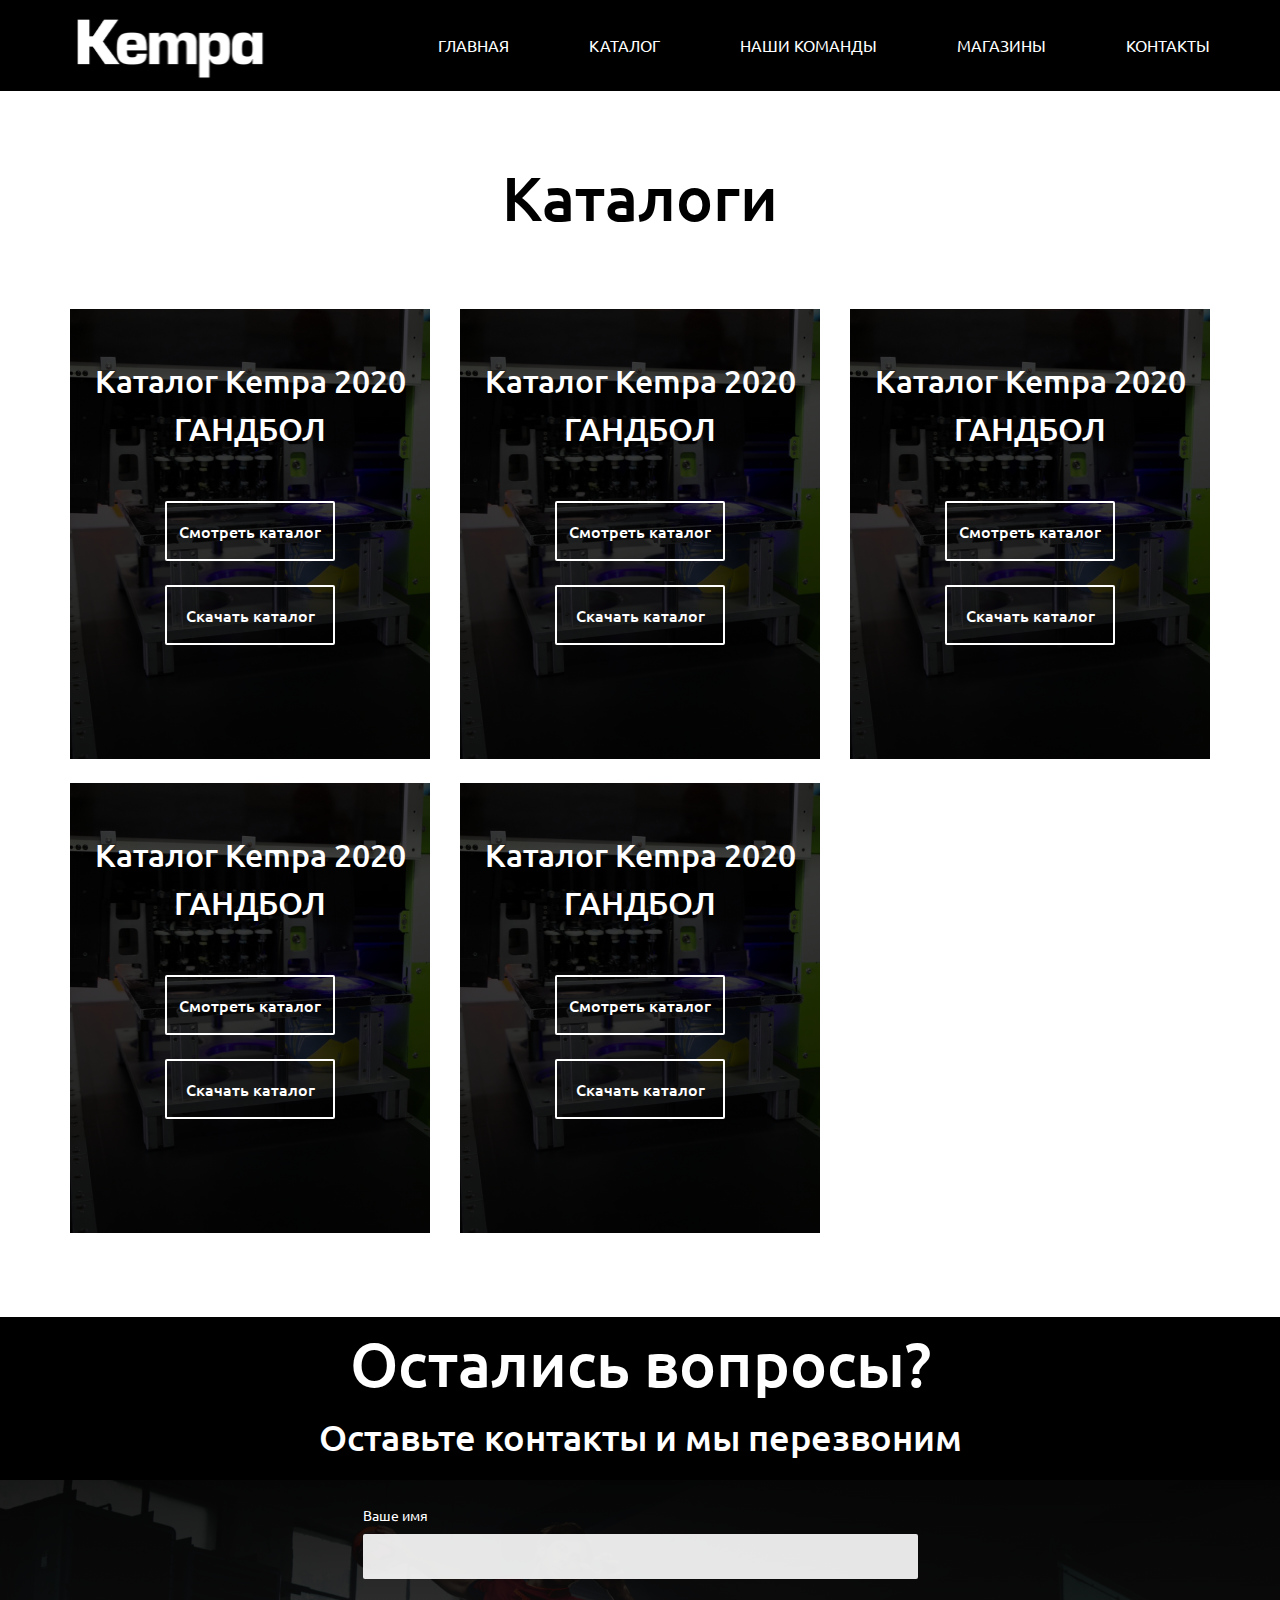
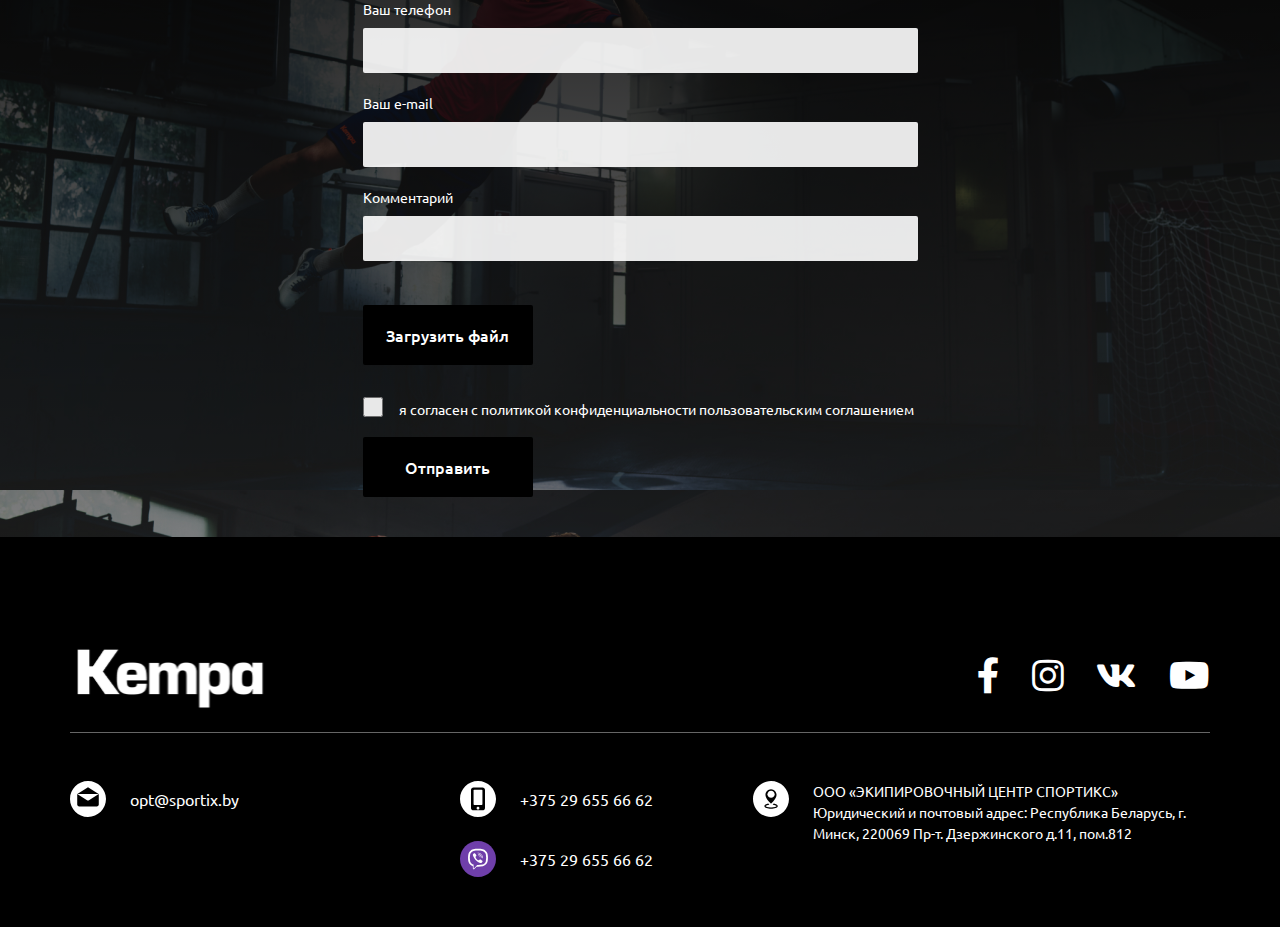
<file: catalog.html>
<!DOCTYPE html>
<html lang="en">
<head>
  <link rel="stylesheet" type="text/css" href="css/style.css">
  <meta charset="UTF-8">
  <meta name="viewport" content="width=device-width, initial-scale=1.0">
  <meta http-equiv="X-UA-Compatible" content="ie=edge">
  <title>new template</title>
</head>
<body>

  <header class="header">
    <div class="container">
      <div class="d-flex justify-content-between align-items-center">
        <div class="">
          <div class="logo">
            <a href="#">
              <img src="img/logo.svg" alt="">
            </a>
          </div>
        </div>
        <div class="">
          <div id="menuToggle" class="d-md-none">
            <input type="checkbox" />
            <span id="span1"></span>
            <span id="span2"></span>
            <span id="span3"></span>
          </div>
          <div class="main-nav">
            <a href="#">
              ГЛАВНАЯ
            </a>
            <a href="#">
              КАТАЛОГ
            </a>
            <a href="#">
              НАШИ КОМАНДЫ
            </a>
            <a href="#">
              МАГАЗИНЫ
            </a>
            <a href="#">
              КОНТАКТЫ
            </a>
          </div>
        </div>
      </div>
    </div>
  </header>

  <section>
    <div class="container">
      <div class="section-title">
        Каталоги
      </div>
      <div class="row">
        <div class="col-md-4 mb-4">
          <div class="item-box">
            <div class="category-box pt-5 pb-5" style="background-image: url('img/application.jpg')">
              <div class="category-box-bg"></div>
              <div class="category-box__name mb-5">
                Каталог Kempa 2020
                <p>
                  Гандбол
                </p>
              </div>

              <div class="text-center mb-4">
                <a href="#" class="btn btn-regular2">
                  Смотреть каталог
                </a>
              </div>

              <div class="text-center">
                <a href="#" class="btn btn-regular2">
                  Скачать каталог
                </a>
              </div>
            </div>
          </div>
        </div>
        <div class="col-md-4 mb-4">
          <div class="item-box">
            <div class="category-box pt-5 pb-5" style="background-image: url('img/application.jpg')">
              <div class="category-box-bg"></div>
              <div class="category-box__name mb-5">
                Каталог Kempa 2020
                <p>
                  Гандбол
                </p>
              </div>

              <div class="text-center mb-4">
                <a href="#" class="btn btn-regular2">
                  Смотреть каталог
                </a>
              </div>

              <div class="text-center">
                <a href="#" class="btn btn-regular2">
                  Скачать каталог
                </a>
              </div>
            </div>
          </div>
        </div>
        <div class="col-md-4 mb-4">
          <div class="item-box">
            <div class="category-box pt-5 pb-5" style="background-image: url('img/application.jpg')">
              <div class="category-box-bg"></div>
              <div class="category-box__name mb-5">
                Каталог Kempa 2020
                <p>
                  Гандбол
                </p>
              </div>

              <div class="text-center mb-4">
                <a href="#" class="btn btn-regular2">
                  Смотреть каталог
                </a>
              </div>

              <div class="text-center">
                <a href="#" class="btn btn-regular2">
                  Скачать каталог
                </a>
              </div>
            </div>
          </div>
        </div>
        <div class="col-md-4 mb-4">
          <div class="item-box">
            <div class="category-box pt-5 pb-5" style="background-image: url('img/application.jpg')">
              <div class="category-box-bg"></div>
              <div class="category-box__name mb-5">
                Каталог Kempa 2020
                <p>
                  Гандбол
                </p>
              </div>

              <div class="text-center mb-4">
                <a href="#" class="btn btn-regular2">
                  Смотреть каталог
                </a>
              </div>

              <div class="text-center">
                <a href="#" class="btn btn-regular2">
                  Скачать каталог
                </a>
              </div>
            </div>
          </div>
        </div>
        <div class="col-md-4 mb-4">
          <div class="item-box">
            <div class="category-box pt-5 pb-5" style="background-image: url('img/application.jpg')">
              <div class="category-box-bg"></div>
              <div class="category-box__name mb-5">
                Каталог Kempa 2020
                <p>
                  Гандбол
                </p>
              </div>

              <div class="text-center mb-4">
                <a href="#" class="btn btn-regular2">
                  Смотреть каталог
                </a>
              </div>

              <div class="text-center">
                <a href="#" class="btn btn-regular2">
                  Скачать каталог
                </a>
              </div>
            </div>
          </div>
        </div>
      </div>
    </div>
  </section>


    <div class="bg-black pb-3">
      <div class="container">
        <div class="section-title text-white mb-0">
          Остались вопросы?
          <p>
            Оставьте контакты и мы перезвоним
          </p>
        </div>
      </div>
    </div>
    <div class="section-form" style="background-image: url('img/form-bg.jpg')">
      <div class="section-form__bg"></div>
      <div class="container">
        <div class="row">
          <div class="col-md-6 m-auto">
            <form action="">
              Ваше имя
              <input type="text">

              Ваш телефон
              <input type="text">

              Ваш e-mail
              <input type="email">

              Комментарий
              <input type="text">

              <div class="mb-4 mt-4">
                <label class="uploadbutton m-0">
                  <div class="btn btn-regular">
                    Загрузить файл
                  </div>
                    <input type="file" name="attach4" value="" accept="application/msword, application/vnd.ms-excel, application/vnd.ms-powerpoint, text/plain, application/pdf">
                </label>
              </div>
              <div class="politic-chechbox d-flex align-items-center">
                <div class="mr-3">
                  <input type="checkbox" id="politic-chechbox">
                </div>
                <div>
                  <label for="politic-chechbox">
                    я согласен с политикой конфиденциальности пользовательским соглашением
                  </label>
                </div>
              </div>
              <button class="btn btn-regular">
                Отправить
              </button>
            </form>
          </div>
        </div>
      </div>
    </div>

    <footer class="footer">
      <div class="container">
        <div class="d-md-flex justify-content-between align-items-center mt-5">
          <div class="logo">
            <a href="#">
              <img src="img/logo.svg" alt="">
            </a>
          </div>
          <div class="soc-links">
            <a href="#">
              <i class="fab fa-facebook-f"></i>
            </a>
            <a href="#">
              <i class="fab fa-instagram"></i>
            </a>
            <a href="#">
              <i class="fab fa-vk"></i>
            </a>
            <a href="#">
              <i class="fab fa-youtube"></i>
            </a>
          </div>
        </div>
        <hr>
        <div>
          <div class="row mt-5">
            <div class="col-md-3 mb-4 mb-md-0">
              <div class="d-flex align-items-center">
                <div class="mr-4">
                  <img src="img/icon-mail.svg" alt="">
                </div>
                <div>
                  <a href="mailto:opt@sportix.by">opt@sportix.by</a>
                </div>
              </div>
            </div>
            <div class="col-md-5 mb-4 mb-md-0 order-1">
              <div class="d-flex">
                <div class="mr-4">
                  <img src="img/icon-user.svg" alt="">
                </div>
                <div>
                  ООО «ЭКИПИРОВОЧНЫЙ ЦЕНТР СПОРТИКС» Юридический и почтовый адрес: Республика Беларусь, г. Минск, 220069 Пр-т. Дзержинского д.11, пом.812
                </div>
              </div>
            </div>
            <div class="col-md-3 offset-md-1">
              <div class="d-flex align-items-center mb-4">
                <div class="mr-4">
                  <img src="img/icon-mobile.svg" alt="">
                </div>
                <div>
                  <a href="tel:+375296556662">+375 29 655 66 62</a>
                </div>
              </div>

              <div class="d-flex align-items-center mb-4 mb-md-0 ">
                <div class="mr-4">
                  <img src="img/icon-viber.svg" alt="">
                </div>
                <div>
                  <a href="tel:+375296556662">+375 29 655 66 62</a>
                </div>
              </div>
            </div>
          </div>
        </div>
      </div>
    </footer>


  <script src="js/jquery-3.1.1.min.js"></script>
  <script src="js/bootstrap.min.js"></script>
  <script src="js/jquery.fancybox.min.js"></script>
  <script src="js/app.js"></script>
</body>
</html>
</file>
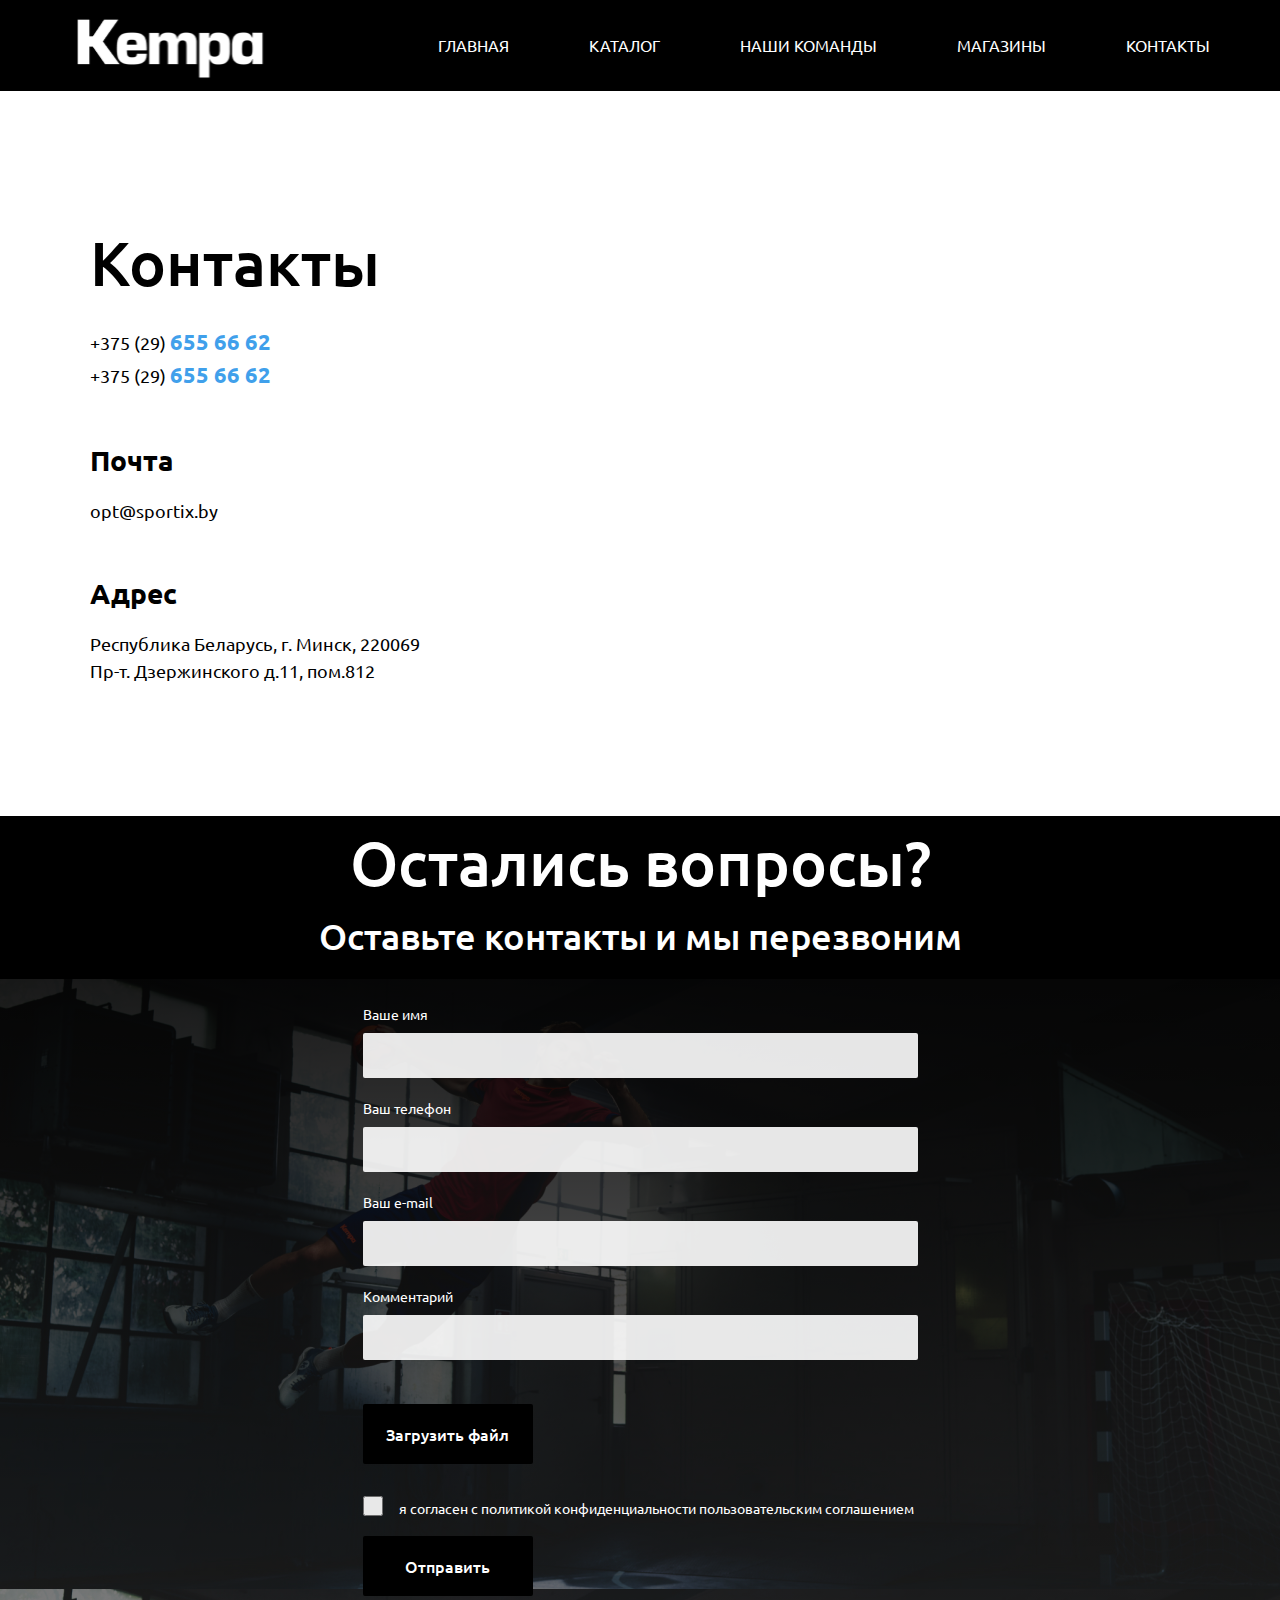
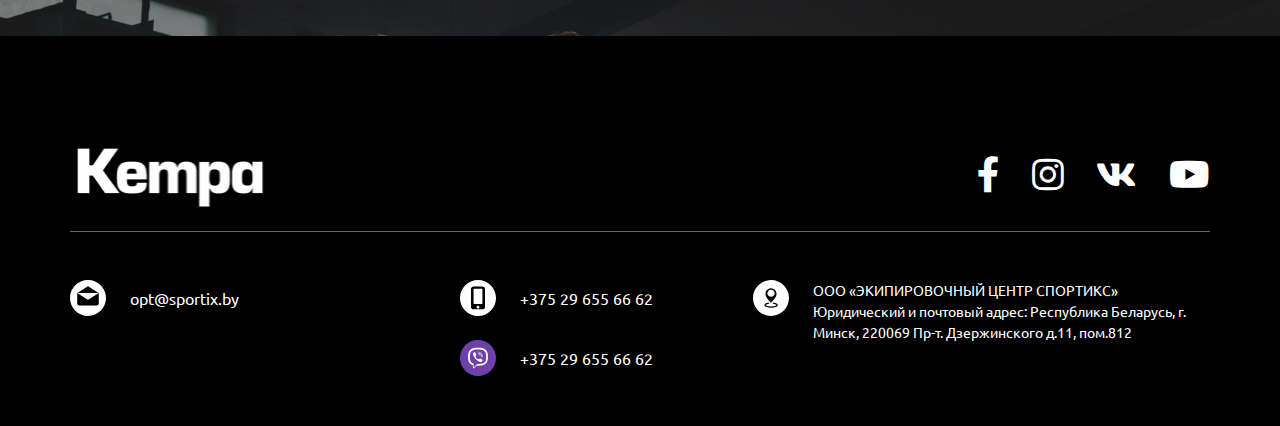
<file: contacts.html>
<!DOCTYPE html>
<html lang="en">
<head>
  <link rel="stylesheet" type="text/css" href="css/style.css">
  <meta charset="UTF-8">
  <meta name="viewport" content="width=device-width, initial-scale=1.0">
  <meta http-equiv="X-UA-Compatible" content="ie=edge">
  <title>new template</title>
</head>
<body>

  <header class="header">
    <div class="container">
      <div class="d-flex justify-content-between align-items-center">
        <div class="">
          <div class="logo">
            <a href="#">
              <img src="img/logo.svg" alt="">
            </a>
          </div>
        </div>
        <div class="">
          <div id="menuToggle" class="d-md-none">
            <input type="checkbox" />
            <span id="span1"></span>
            <span id="span2"></span>
            <span id="span3"></span>
          </div>
          <div class="main-nav">
            <a href="#">
              ГЛАВНАЯ
            </a>
            <a href="#">
              КАТАЛОГ
            </a>
            <a href="#">
              НАШИ КОМАНДЫ
            </a>
            <a href="#">
              МАГАЗИНЫ
            </a>
            <a href="#">
              КОНТАКТЫ
            </a>
          </div>
        </div>
      </div>
    </div>
  </header>

  <div class="contacts-outer">
    <div class="container p-relative">
      <div class="contacts-box">
        <div class="section-title mb-3 text-left">
          Контакты
        </div>
        <div class="mb-5">
          <a href="tel:+375296556662">
            +375 (29) <span>655 66 62</span>
          </a>
          <a href="tel:+375296556662">
            +375 (29) <span>655 66 62</span>
          </a>
        </div>
        <div class="contatcs-title mb-3">
          Почта
        </div>
        <div class=" mb-5">
          <a href="mailto:opt@sportix.by">
            opt@sportix.by
          </a>
        </div>
        <div class="contatcs-title mb-3">
          Адрес
        </div>
        <p>
          Республика Беларусь, г. Минск, 220069 <br>
          Пр-т. Дзержинского д.11, пом.812
        </p>
      </div>
    </div>
    <div class="map">
      <iframe src="https://yandex.ru/map-widget/v1/?um=constructor%3Aa7d13a6b211a7d2aaec08599a0b670e0c06ec51aa1717850e9679fd218592b4b&amp;source=constructor" width="100%" height="720" frameborder="0"></iframe>
    </div>
  </div>


    <div class="bg-black pb-3">
      <div class="container">
        <div class="section-title text-white mb-0">
          Остались вопросы?
          <p>
            Оставьте контакты и мы перезвоним
          </p>
        </div>
      </div>
    </div>
    <div class="section-form" style="background-image: url('img/form-bg.jpg')">
      <div class="section-form__bg"></div>
      <div class="container">
        <div class="row">
          <div class="col-md-6 m-auto">
            <form action="">
              Ваше имя
              <input type="text">

              Ваш телефон
              <input type="text">

              Ваш e-mail
              <input type="email">

              Комментарий
              <input type="text">

              <div class="mb-4 mt-4">
                <label class="uploadbutton m-0">
                  <div class="btn btn-regular">
                    Загрузить файл
                  </div>
                    <input type="file" name="attach4" value="" accept="application/msword, application/vnd.ms-excel, application/vnd.ms-powerpoint, text/plain, application/pdf">
                </label>
              </div>
              <div class="politic-chechbox d-flex align-items-center">
                <div class="mr-3">
                  <input type="checkbox" id="politic-chechbox">
                </div>
                <div>
                  <label for="politic-chechbox">
                    я согласен с политикой конфиденциальности пользовательским соглашением
                  </label>
                </div>
              </div>
              <button class="btn btn-regular">
                Отправить
              </button>
            </form>
          </div>
        </div>
      </div>
    </div>

    <footer class="footer">
      <div class="container">
        <div class="d-md-flex justify-content-between align-items-center mt-5">
          <div class="logo">
            <a href="#">
              <img src="img/logo.svg" alt="">
            </a>
          </div>
          <div class="soc-links">
            <a href="#">
              <i class="fab fa-facebook-f"></i>
            </a>
            <a href="#">
              <i class="fab fa-instagram"></i>
            </a>
            <a href="#">
              <i class="fab fa-vk"></i>
            </a>
            <a href="#">
              <i class="fab fa-youtube"></i>
            </a>
          </div>
        </div>
        <hr>
        <div>
          <div class="row mt-5">
            <div class="col-md-3 mb-4 mb-md-0">
              <div class="d-flex align-items-center">
                <div class="mr-4">
                  <img src="img/icon-mail.svg" alt="">
                </div>
                <div>
                  <a href="mailto:opt@sportix.by">opt@sportix.by</a>
                </div>
              </div>
            </div>
            <div class="col-md-5 mb-4 mb-md-0 order-1">
              <div class="d-flex">
                <div class="mr-4">
                  <img src="img/icon-user.svg" alt="">
                </div>
                <div>
                  ООО «ЭКИПИРОВОЧНЫЙ ЦЕНТР СПОРТИКС» Юридический и почтовый адрес: Республика Беларусь, г. Минск, 220069 Пр-т. Дзержинского д.11, пом.812
                </div>
              </div>
            </div>
            <div class="col-md-3 offset-md-1">
              <div class="d-flex align-items-center mb-4">
                <div class="mr-4">
                  <img src="img/icon-mobile.svg" alt="">
                </div>
                <div>
                  <a href="tel:+375296556662">+375 29 655 66 62</a>
                </div>
              </div>

              <div class="d-flex align-items-center mb-4 mb-md-0 ">
                <div class="mr-4">
                  <img src="img/icon-viber.svg" alt="">
                </div>
                <div>
                  <a href="tel:+375296556662">+375 29 655 66 62</a>
                </div>
              </div>
            </div>
          </div>
        </div>
      </div>
    </footer>


  <script src="js/jquery-3.1.1.min.js"></script>
  <script src="js/bootstrap.min.js"></script>
  <script src="js/jquery.fancybox.min.js"></script>
  <script src="js/app.js"></script>
</body>
</html>
</file>
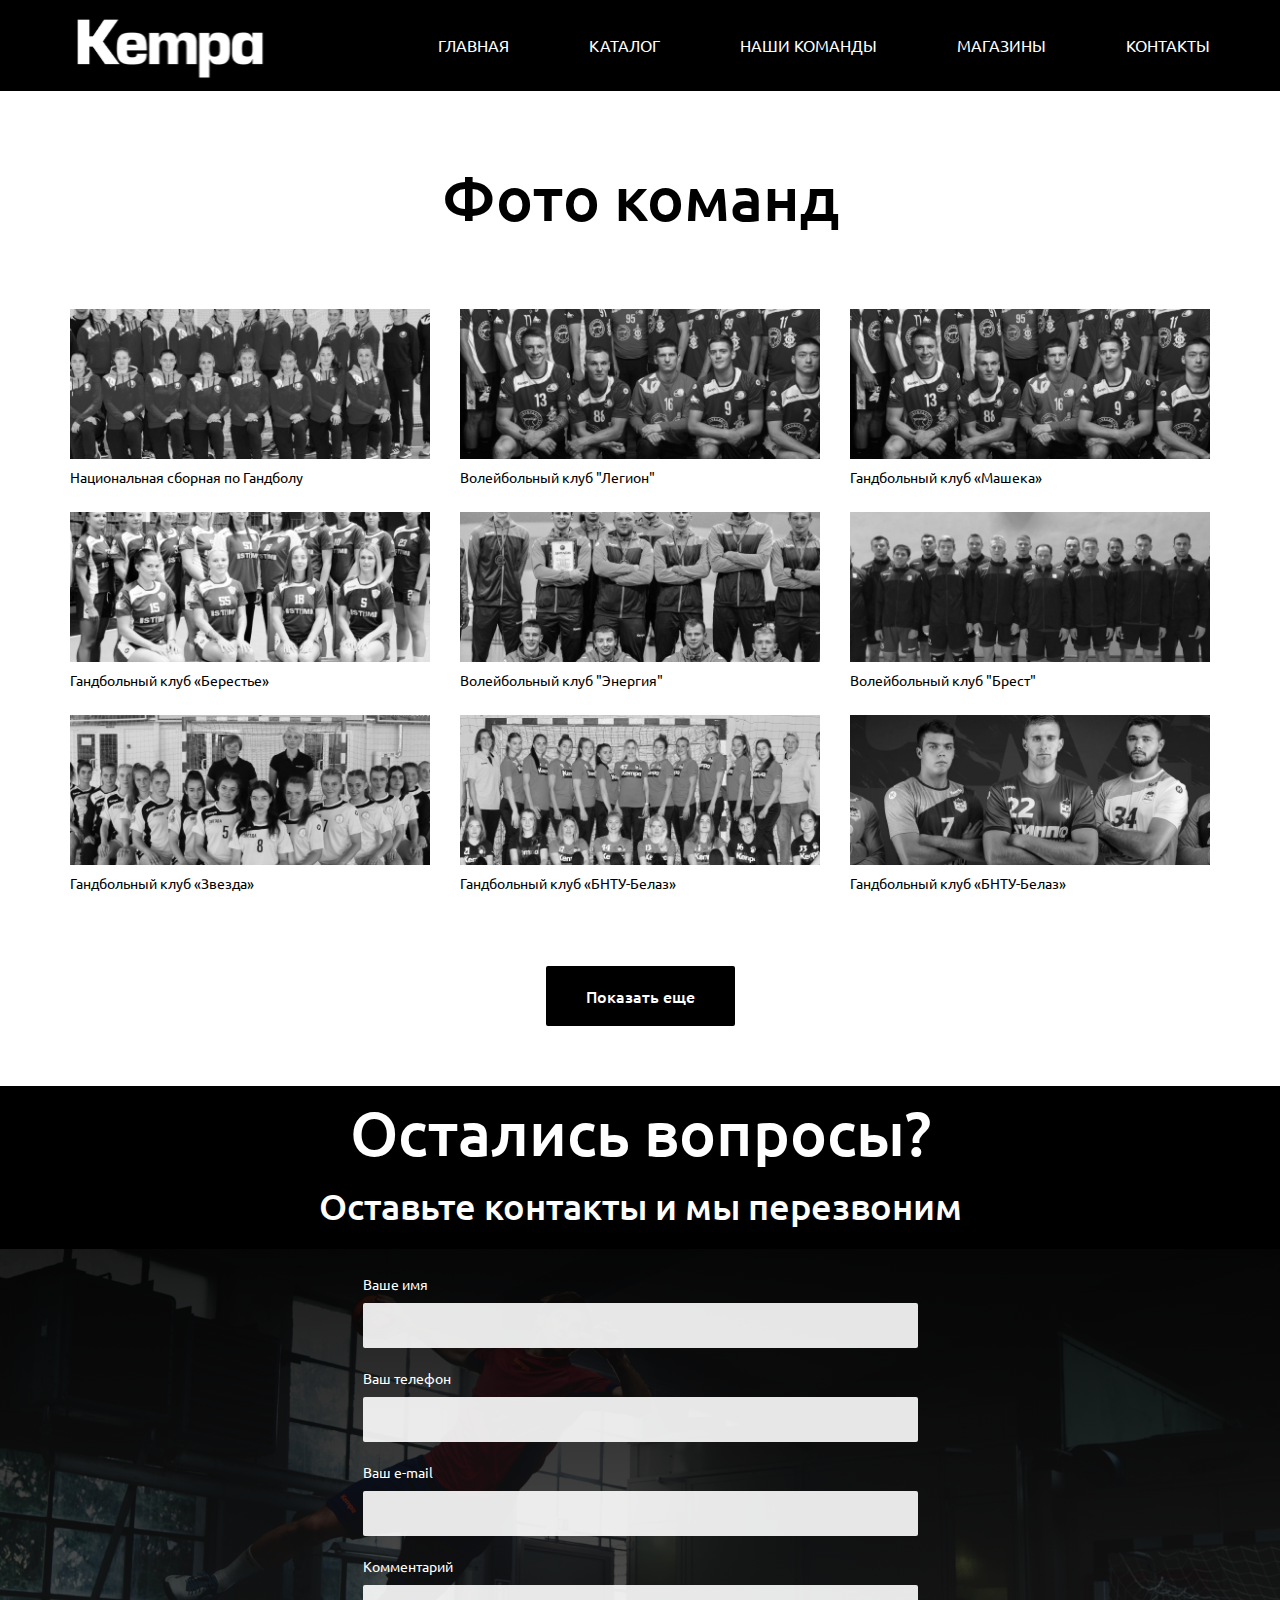
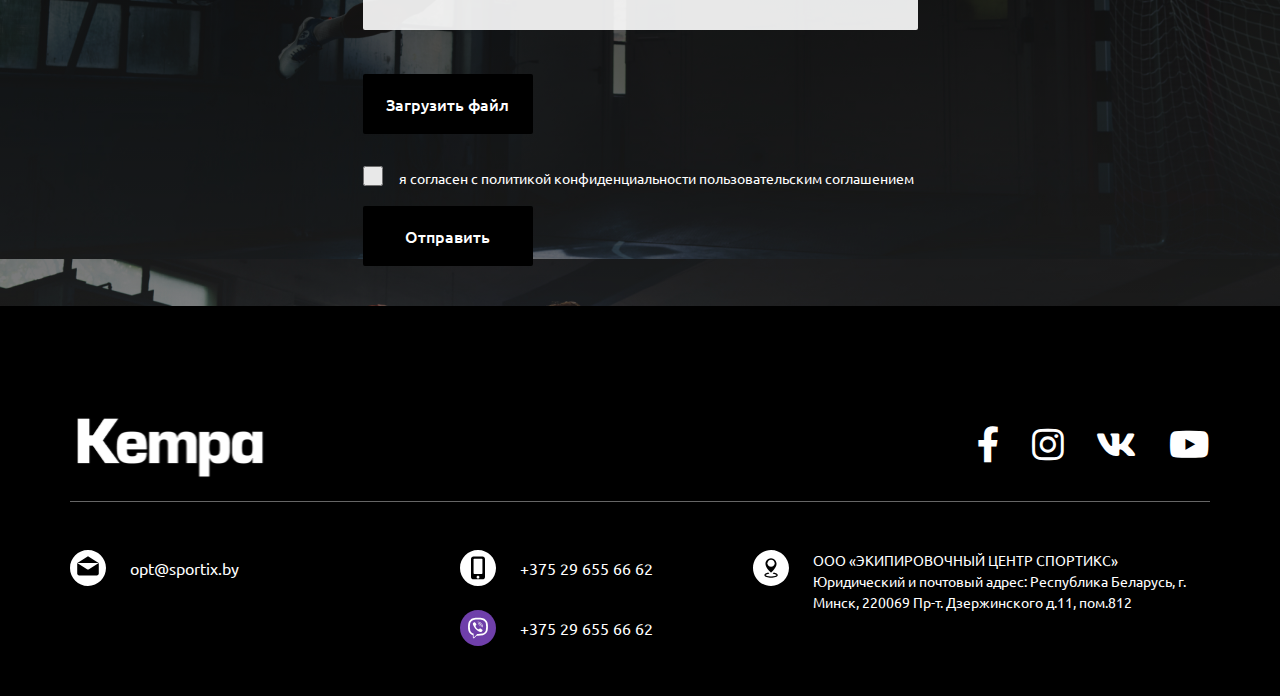
<file: gallery.html>
<!DOCTYPE html>
<html lang="en">
<head>
  <link rel="stylesheet" type="text/css" href="css/style.css">
  <meta charset="UTF-8">
  <meta name="viewport" content="width=device-width, initial-scale=1.0">
  <meta http-equiv="X-UA-Compatible" content="ie=edge">
  <title>new template</title>
</head>
<body>

  <header class="header">
    <div class="container">
      <div class="d-flex justify-content-between align-items-center">
        <div class="">
          <div class="logo">
            <a href="#">
              <img src="img/logo.svg" alt="">
            </a>
          </div>
        </div>
        <div class="">
          <div id="menuToggle" class="d-md-none">
            <input type="checkbox" />
            <span id="span1"></span>
            <span id="span2"></span>
            <span id="span3"></span>
          </div>
          <div class="main-nav">
            <a href="#">
              ГЛАВНАЯ
            </a>
            <a href="#">
              КАТАЛОГ
            </a>
            <a href="#">
              НАШИ КОМАНДЫ
            </a>
            <a href="#">
              МАГАЗИНЫ
            </a>
            <a href="#">
              КОНТАКТЫ
            </a>
          </div>
        </div>
      </div>
    </div>
  </header>

  <section>
    <div class="container">
      <div class="section-title">
        Фото команд
      </div>

      <div class="row command-photo">
        <div class="col-4 col-md-4 mb-md-4">
            <a data-fancybox="images" href="img/team1.jpg" data-caption="Национальная сборная по Гандболу">
              <img class="img-fluid" src="img/team1.jpg">
            </a>
          <div class="text-black mt-2">
            Национальная сборная по Гандболу
          </div>
        </div>

        <div class="col-4 col-md-4 mb-md-4">
            <a data-fancybox="images" href="img/team2.jpg" data-caption="Волейбольный клуб "Легион"">
                <img class="img-fluid" src="img/team3.jpg">
            </a>
          <div class="text-black mt-2">
            Волейбольный клуб "Легион"
          </div>
        </div>

        <div class="col-4 col-md-4 mb-md-4">
            <a data-fancybox="images" href="img/team3.jpg" data-caption="Гандбольный клуб «Машека»">
                <img class="img-fluid" src="img/team3.jpg">
            </a>
          <div class="text-black mt-2">
            Гандбольный клуб «Машека»
          </div>
        </div>

        <div class="col-4 col-md-4 mb-md-4">
            <a data-fancybox="images" href="img/team4.jpg" data-caption="Гандбольный клуб «Берестье»">
                <img class="img-fluid" src="img/team4.jpg">
            </a>
          <div class="text-black mt-2">
            Гандбольный клуб «Берестье»
          </div>
        </div>

        <div class="col-4 col-md-4 mb-md-4">
            <a data-fancybox="images" href="img/team5.jpg" data-caption="Волейбольный клуб "Энергия"">
                <img class="img-fluid" src="img/team5.jpg">
            </a>
          <div class="text-black mt-2">
            Волейбольный клуб "Энергия"
          </div>
        </div>

        <div class="col-4 col-md-4 mb-md-4">
            <a data-fancybox="images" href="img/team6.jpg" data-caption="Волейбольный клуб "Брест"">
                <img class="img-fluid" src="img/team6.jpg">
            </a>
          <div class="text-black mt-2">
             Волейбольный клуб "Брест"
          </div>
        </div>

        <div class="col-4 col-md-4 mb-md-4">
            <a data-fancybox="images" href="img/team7.jpg" data-caption="Гандбольный клуб «Звезда»">
                <img class="img-fluid" src="img/team7.jpg">
            </a>
          <div class="text-black mt-2">
            Гандбольный клуб «Звезда»
          </div>
        </div>

        <div class="col-4 col-md-4 mb-md-4">
            <a data-fancybox="images" href="img/team8.jpg" data-caption="Гандбольный клуб «БНТУ-Белаз»">
                <img class="img-fluid" src="img/team8.jpg">
            </a>
          <div class="text-black mt-2">
            Гандбольный клуб «БНТУ-Белаз»
          </div>
        </div>
        <div class="col-4 col-md-4 mb-md-4">
            <a data-fancybox="images" href="img/team9.jpg" data-caption="Гандбольный клуб «БНТУ-Белаз»">
                <img class="img-fluid" src="img/team9.jpg">
            </a>
          <div class="text-black mt-2">
            Гандбольный клуб «БНТУ-Белаз»
          </div>
        </div>
      </div>

      <div class="text-center mt-5">
        <button class="btn btn-regular">
          Показать еще
        </button>
      </div>
    </div>
  </section>


    <div class="bg-black pb-3">
      <div class="container">
        <div class="section-title text-white mb-0">
          Остались вопросы?
          <p>
            Оставьте контакты и мы перезвоним
          </p>
        </div>
      </div>
    </div>
    <div class="section-form" style="background-image: url('img/form-bg.jpg')">
      <div class="section-form__bg"></div>
      <div class="container">
        <div class="row">
          <div class="col-md-6 m-auto">
            <form action="">
              Ваше имя
              <input type="text">

              Ваш телефон
              <input type="text">

              Ваш e-mail
              <input type="email">

              Комментарий
              <input type="text">

              <div class="mb-4 mt-4">
                <label class="uploadbutton m-0">
                  <div class="btn btn-regular">
                    Загрузить файл
                  </div>
                    <input type="file" name="attach4" value="" accept="application/msword, application/vnd.ms-excel, application/vnd.ms-powerpoint, text/plain, application/pdf">
                </label>
              </div>
              <div class="politic-chechbox d-flex align-items-center">
                <div class="mr-3">
                  <input type="checkbox" id="politic-chechbox">
                </div>
                <div>
                  <label for="politic-chechbox">
                    я согласен с политикой конфиденциальности пользовательским соглашением
                  </label>
                </div>
              </div>
              <button class="btn btn-regular">
                Отправить
              </button>
            </form>
          </div>
        </div>
      </div>
    </div>

    <footer class="footer">
      <div class="container">
        <div class="d-md-flex justify-content-between align-items-center mt-5">
          <div class="logo">
            <a href="#">
              <img src="img/logo.svg" alt="">
            </a>
          </div>
          <div class="soc-links">
            <a href="#">
              <i class="fab fa-facebook-f"></i>
            </a>
            <a href="#">
              <i class="fab fa-instagram"></i>
            </a>
            <a href="#">
              <i class="fab fa-vk"></i>
            </a>
            <a href="#">
              <i class="fab fa-youtube"></i>
            </a>
          </div>
        </div>
        <hr>
        <div>
          <div class="row mt-5">
            <div class="col-md-3 mb-4 mb-md-0">
              <div class="d-flex align-items-center">
                <div class="mr-4">
                  <img src="img/icon-mail.svg" alt="">
                </div>
                <div>
                  <a href="mailto:opt@sportix.by">opt@sportix.by</a>
                </div>
              </div>
            </div>
            <div class="col-md-5 mb-4 mb-md-0 order-1">
              <div class="d-flex">
                <div class="mr-4">
                  <img src="img/icon-user.svg" alt="">
                </div>
                <div>
                  ООО «ЭКИПИРОВОЧНЫЙ ЦЕНТР СПОРТИКС» Юридический и почтовый адрес: Республика Беларусь, г. Минск, 220069 Пр-т. Дзержинского д.11, пом.812
                </div>
              </div>
            </div>
            <div class="col-md-3 offset-md-1">
              <div class="d-flex align-items-center mb-4">
                <div class="mr-4">
                  <img src="img/icon-mobile.svg" alt="">
                </div>
                <div>
                  <a href="tel:+375296556662">+375 29 655 66 62</a>
                </div>
              </div>

              <div class="d-flex align-items-center mb-4 mb-md-0 ">
                <div class="mr-4">
                  <img src="img/icon-viber.svg" alt="">
                </div>
                <div>
                  <a href="tel:+375296556662">+375 29 655 66 62</a>
                </div>
              </div>
            </div>
          </div>
        </div>
      </div>
    </footer>


  <script src="js/jquery-3.1.1.min.js"></script>
  <script src="js/bootstrap.min.js"></script>
  <script src="js/jquery.fancybox.min.js"></script>
  <script src="js/app.js"></script>
</body>
</html>
</file>
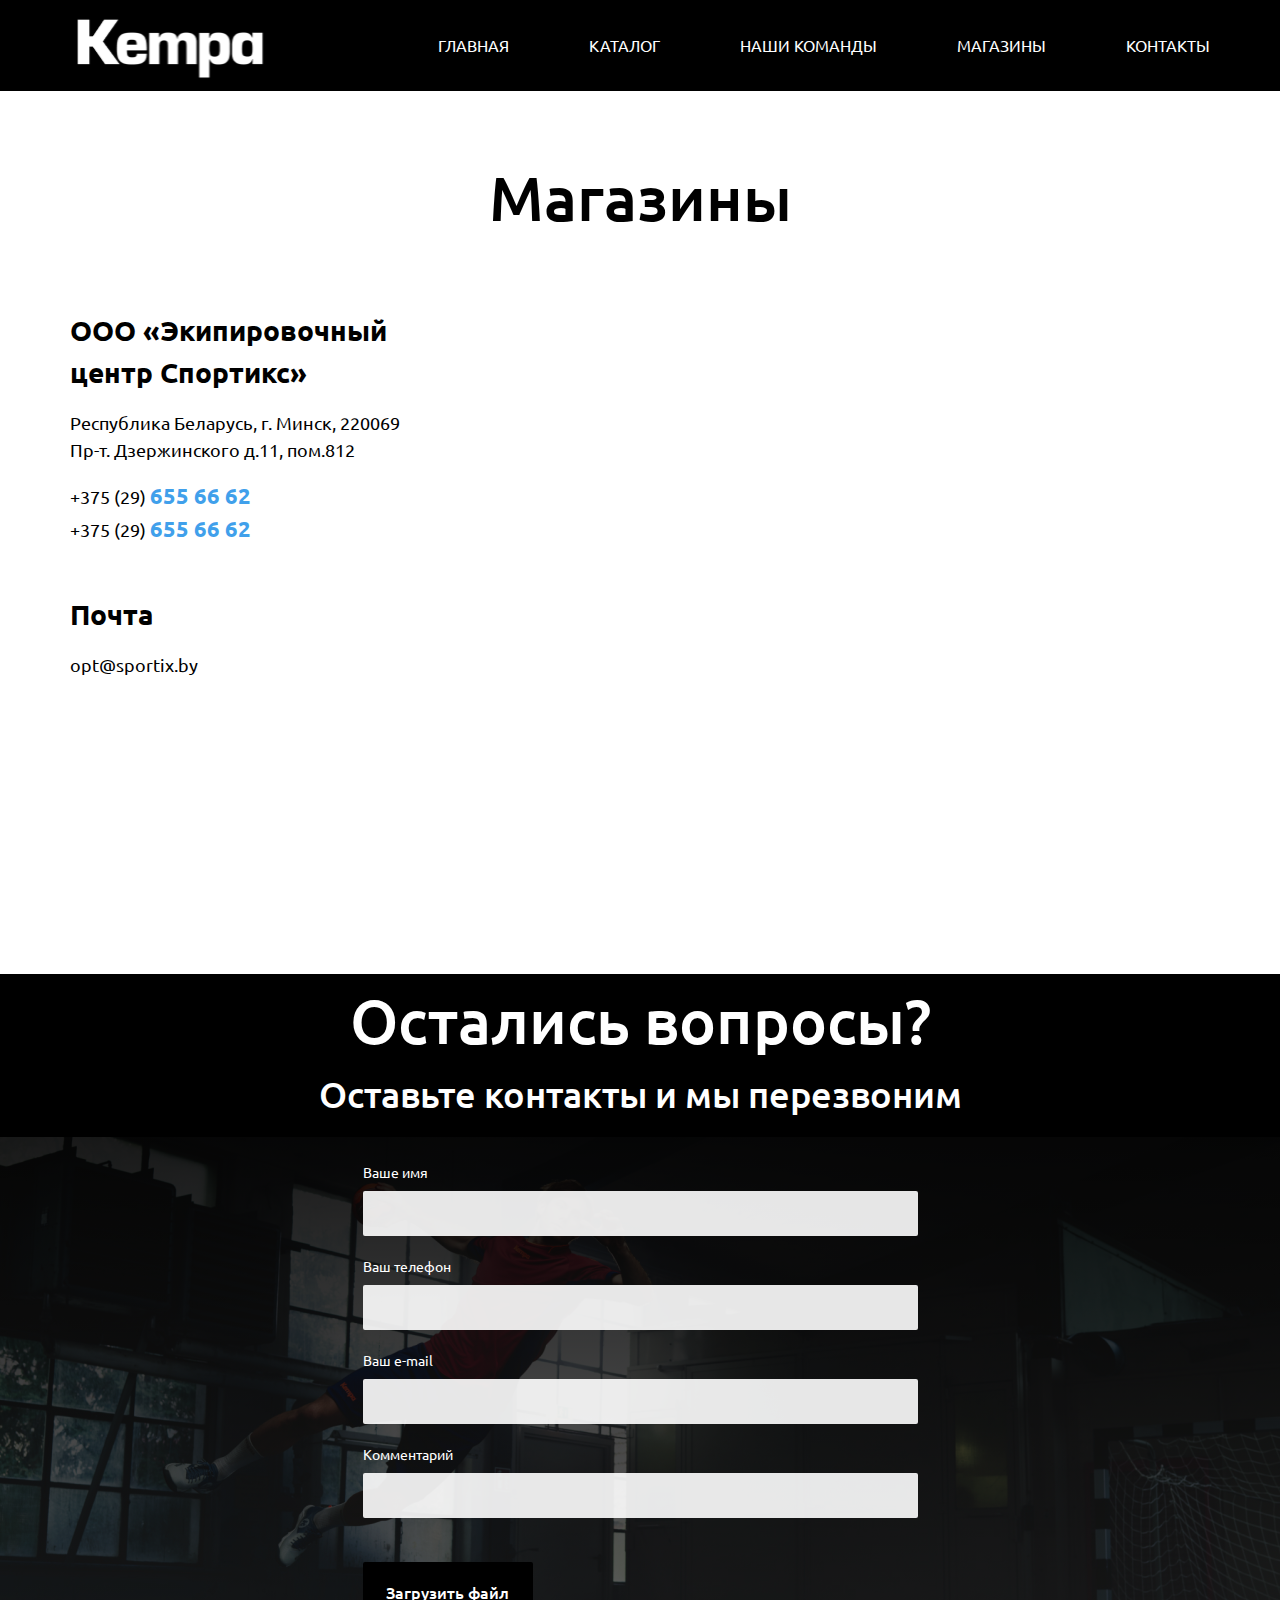
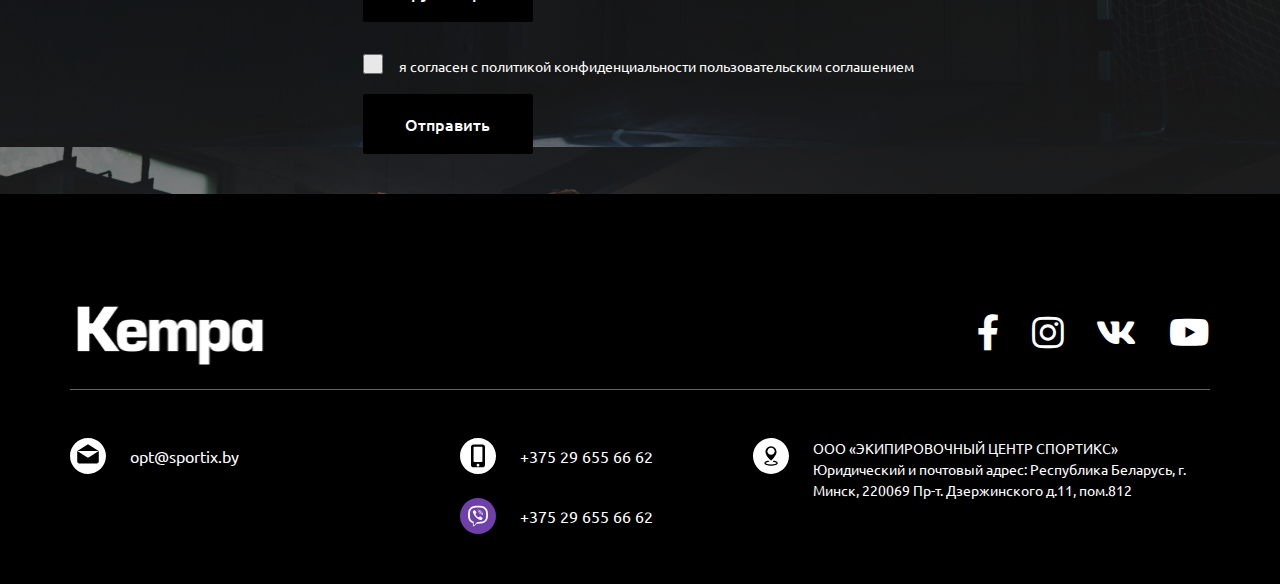
<file: shop.html>
<!DOCTYPE html>
<html lang="en">
<head>
  <link rel="stylesheet" type="text/css" href="css/style.css">
  <meta charset="UTF-8">
  <meta name="viewport" content="width=device-width, initial-scale=1.0">
  <meta http-equiv="X-UA-Compatible" content="ie=edge">
  <title>new template</title>
</head>
<body>

  <header class="header">
    <div class="container">
      <div class="d-flex justify-content-between align-items-center">
        <div class="">
          <div class="logo">
            <a href="#">
              <img src="img/logo.svg" alt="">
            </a>
          </div>
        </div>
        <div class="">
          <div id="menuToggle" class="d-md-none">
            <input type="checkbox" />
            <span id="span1"></span>
            <span id="span2"></span>
            <span id="span3"></span>
          </div>
          <div class="main-nav">
            <a href="#">
              ГЛАВНАЯ
            </a>
            <a href="#">
              КАТАЛОГ
            </a>
            <a href="#">
              НАШИ КОМАНДЫ
            </a>
            <a href="#">
              МАГАЗИНЫ
            </a>
            <a href="#">
              КОНТАКТЫ
            </a>
          </div>
        </div>
      </div>
    </div>
  </header>

  <section class="contacts-outer">
    <div class="container">
      <div class="section-title">
        Магазины
      </div>
      <div class="row">
        <div class="col-md-4">
          <div class="contacts-box p-relative p-0 top-0 mw-100">
            <div class="contatcs-title mb-3">
              ООО «Экипировочный центр Спортикс»
            </div>
            <p>
              Республика Беларусь, г. Минск, 220069 <br>
              Пр-т. Дзержинского д.11, пом.812
            </p>
            <div class="mb-5">
              <a href="tel:+375296556662">
                +375 (29) <span>655 66 62</span>
              </a>
              <a href="tel:+375296556662">
                +375 (29) <span>655 66 62</span>
              </a>
            </div>
            <div class="contatcs-title mb-3">
              Почта
            </div>
            <div class=" mb-5">
              <a href="mailto:opt@sportix.by">
                opt@sportix.by
              </a>
            </div>

          </div>
        </div>
        <div class="col-md-8">
            <div class="map">
              <iframe src="https://yandex.ru/map-widget/v1/?um=constructor%3Aa7d13a6b211a7d2aaec08599a0b670e0c06ec51aa1717850e9679fd218592b4b&amp;source=constructor" width="100%" height="600" frameborder="0"></iframe>
            </div>
        </div>
      </div>
    </div>
    <div class="map">

    </div>
  </section>


    <div class="bg-black pb-3">
      <div class="container">
        <div class="section-title text-white mb-0">
          Остались вопросы?
          <p>
            Оставьте контакты и мы перезвоним
          </p>
        </div>
      </div>
    </div>
    <div class="section-form" style="background-image: url('img/form-bg.jpg')">
      <div class="section-form__bg"></div>
      <div class="container">
        <div class="row">
          <div class="col-md-6 m-auto">
            <form action="">
              Ваше имя
              <input type="text">

              Ваш телефон
              <input type="text">

              Ваш e-mail
              <input type="email">

              Комментарий
              <input type="text">

              <div class="mb-4 mt-4">
                <label class="uploadbutton m-0">
                  <div class="btn btn-regular">
                    Загрузить файл
                  </div>
                    <input type="file" name="attach4" value="" accept="application/msword, application/vnd.ms-excel, application/vnd.ms-powerpoint, text/plain, application/pdf">
                </label>
              </div>
              <div class="politic-chechbox d-flex align-items-center">
                <div class="mr-3">
                  <input type="checkbox" id="politic-chechbox">
                </div>
                <div>
                  <label for="politic-chechbox">
                    я согласен с политикой конфиденциальности пользовательским соглашением
                  </label>
                </div>
              </div>
              <button class="btn btn-regular">
                Отправить
              </button>
            </form>
          </div>
        </div>
      </div>
    </div>

    <footer class="footer">
      <div class="container">
        <div class="d-md-flex justify-content-between align-items-center mt-5">
          <div class="logo">
            <a href="#">
              <img src="img/logo.svg" alt="">
            </a>
          </div>
          <div class="soc-links">
            <a href="#">
              <i class="fab fa-facebook-f"></i>
            </a>
            <a href="#">
              <i class="fab fa-instagram"></i>
            </a>
            <a href="#">
              <i class="fab fa-vk"></i>
            </a>
            <a href="#">
              <i class="fab fa-youtube"></i>
            </a>
          </div>
        </div>
        <hr>
        <div>
          <div class="row mt-5">
            <div class="col-md-3 mb-4 mb-md-0">
              <div class="d-flex align-items-center">
                <div class="mr-4">
                  <img src="img/icon-mail.svg" alt="">
                </div>
                <div>
                  <a href="mailto:opt@sportix.by">opt@sportix.by</a>
                </div>
              </div>
            </div>
            <div class="col-md-5 mb-4 mb-md-0 order-1">
              <div class="d-flex">
                <div class="mr-4">
                  <img src="img/icon-user.svg" alt="">
                </div>
                <div>
                  ООО «ЭКИПИРОВОЧНЫЙ ЦЕНТР СПОРТИКС» Юридический и почтовый адрес: Республика Беларусь, г. Минск, 220069 Пр-т. Дзержинского д.11, пом.812
                </div>
              </div>
            </div>
            <div class="col-md-3 offset-md-1">
              <div class="d-flex align-items-center mb-4">
                <div class="mr-4">
                  <img src="img/icon-mobile.svg" alt="">
                </div>
                <div>
                  <a href="tel:+375296556662">+375 29 655 66 62</a>
                </div>
              </div>

              <div class="d-flex align-items-center mb-4 mb-md-0 ">
                <div class="mr-4">
                  <img src="img/icon-viber.svg" alt="">
                </div>
                <div>
                  <a href="tel:+375296556662">+375 29 655 66 62</a>
                </div>
              </div>
            </div>
          </div>
        </div>
      </div>
    </footer>


  <script src="js/jquery-3.1.1.min.js"></script>
  <script src="js/bootstrap.min.js"></script>
  <script src="js/jquery.fancybox.min.js"></script>
  <script src="js/app.js"></script>
</body>
</html>
</file>
<file: css/style.css>
@import "normalize.css";
@import "bootstrap.min.css";
@import "jquery.fancybox.min.css";
@import "all.min.css";
@import url('https://fonts.googleapis.com/css2?family=Ubuntu:wght@400;500&display=swap');

body{
  font-family: 'Ubuntu', sans-serif;
  font-size: 14px;
  color: #fff;
}
img{
  max-width: 100%;
}
input,
button,
button:focus{
  outline: none;
  box-shadow: none !important;
}
section{
  padding: 60px 0;
}
a:hover{
  text-decoration: none;
}
.header{
  background-color: #000;
  padding: 5px 0;
}
.main-nav{
  text-align: right;
}
.main-nav a{
  font-size: 16px;
  color: #fff;
  margin-left: 77px;
  position: relative;
  padding-bottom: 2px;
  display: inline-block;
}
.main-nav a:before{
  content: "";
  position: absolute;
  width: 0px;
  height: 2px;
  background-color: #fff;
  bottom: 0;
  left: 0;
  transition: all .5s ease;
}
.main-nav a:hover:before{
  width: 100%;
}
.banner{
  position: relative;
  background-repeat: no-repeat;
  background-position: center;
  background-size: cover;
  padding-top: 96px;
  height: calc(100vh - 85px);
  overflow: hidden;
}
.banner-box{
  position: relative;
}
.fullscreen-video-wrap {
    position: absolute;
    left: 0;
    right: 0;
    bottom: 0;
    margin: auto;
    width: 100%;
    height: 100%;
}

.fullscreen-video-wrap video {
    min-width: 100%;
    outline: none;
}
.banner-title{
  font-weight: 500;
  font-size: 72px;
  margin-bottom: 70px;
}
.btn-regular{
  font-weight: 500;
  font-size: 16px;
  background: #000;
  border-radius: 2px;
  padding: 16px 38px;
  color: #fff;
  border: 2px solid #000;
  transition: all .5s ease;
}
.btn-regular:hover{
  border: 2px solid #fff;
  color: #fff;
}
.section-title{
  font-weight: 500;
  font-size: 62px;
  color: #000;
  text-align: center;
  margin-bottom: 65px;
}
.section-title p{
  font-size: 36px;
  margin-bottom: 0;
}
.bg-black{
  background-color: #000;
}
.advantages-box{
  font-size: 20px;
  font-weight: 500;
  text-align: left;
}
.advantages-box img{
  max-width: 70px;
}
.partners-box{
  width: 25%;
  text-align: center;
  padding: 50px 0;
  border-right: 1px solid #000;
  border-bottom: 1px solid #000;
}
.partners-box:nth-child(4n+0) {
  border-right: none;
}
.partners-box:nth-child(1n+5) {
  border-bottom: none;
}
.text-black{
  color: #000;
}
figcaption {
  display: none;
}
.section-form{
  padding: 25px 0 40px 0;
  position: relative;
}
.section-form .section-form__bg{
  background: -webkit-linear-gradient(rgba(0, 0, 0, 0.9) 0%, rgba(0, 0, 0, 0.5) 100%);
  background: -o-linear-gradient(rgba(0, 0, 0, 0.9) 0%, rgba(0, 0, 0, 0.5) 100%);
  background: linear-gradient(rgba(0, 0, 0, 0.9) 0%, rgba(0, 0, 0, 0.5) 100%);
  position: absolute;
  width: 100%;
  height: 100%;
  left: 0;
  top: 0;
}

.section-form input{
  background: #FFFFFF;
  opacity: 0.9;
  border-radius: 2px;
  width: 100%;
  border: none;
  padding: 12px;
  margin-bottom: 20px;
  margin-top: 8px;
}
.footer a{
  color: #fff;
  text-decoration: none;
  transition: all .5s ease;
  font-size: 16px;
}
.footer a:hover{
  color: #ccc;
}
.soc-links a {
  color: #fff;
  margin-left: 28px;
  transition: all .5s ease;
}
.soc-links a i{
  font-size: 36px;
}
.soc-links a:hover{
  color: #ccc;
}
.footer{
  background-color: #000;
  padding: 50px 0;
}
.footer img{
  min-width: 36px;
}
.footer hr{
  border-top: 1px solid rgb(255 255 255 / 40%);
}
label.uploadbutton input {
    display: none;
}
.section-form .btn-regular{
  width: 170px;
  padding: 16px 0;
  text-align: center;
}
.politic-chechbox input{
  width: 20px;
  height: 20px;
  border: 2px solid #FFFFFF;
  border-radius: 2px;
}
.category-box{
  position: relative;
  height: 450px;
  transition: all .5s ease;
}
.category-box:hover{
  transform: scale(1.05);
}
.category-box-outer{
  overflow: hidden;
}
.category-box-bg{
  position: absolute;
  width: 100%;
  height: 100%;
  left: 0;
  top: 0;
  background: -webkit-linear-gradient(rgba(0, 0, 0, 0.7) 0%, rgba(0, 0, 0, 0.9) 100%);
  background: -o-linear-gradient(rgba(0, 0, 0, 0.7) 0%, rgba(0, 0, 0, 0.9) 100%);
  background: linear-gradient(rgba(0, 0, 0, 0.7) 0%, rgba(0, 0, 0, 0.9) 100%);
  transition: all .5s ease;
}
.category-box:hover .category-box-bg{
  opacity: .4;
}
.category-box__title{
  font-weight: 500;
  font-size: 42px;
  position: relative;
  color: #fff;
}
.category-box__name{
  font-weight: 500;
  font-size: 32px;
  text-align: center;
  position: relative;
}
.category-box__name p{
  text-transform: uppercase;
}
.category-box a{
  position: relative;
}
.btn-regular2{
  font-weight: 500;
  font-size: 16px;
  background: #000;
  border-radius: 2px;
  padding: 16px 12px;
  color: #fff;
  border: 2px solid #fff;
  transition: all .5s ease;
  background: none;
  width: 170px;
}
.btn-regular2:hover {
    border: 2px solid #fff;
    color: #000;
    background: #fff;
}
.contacts-outer{
  position: relative;
}
.contacts-box{
  position: absolute;
  top: 90px;
  left: 0;
  padding: 35px 65px 70px 35px;
  background: #fff;
  min-width: 570px;
}
.contacts-box a,
.contacts-box p{
  color: #000;
  font-size: 18px;
  display: block;
}
.contacts-box a span{
  color: #40A0EB;
  font-weight: bold;
  font-size: 22px;
}
.p-relative{
  position: relative;
}
.contatcs-title{
  font-weight: bold;
  font-size: 28px;
  color: #000;
}
#menuToggle {
  overflow: hidden;
  width: 100%;
  height: 100%;
  display: flex;
  flex-direction: column;
  justify-content: center;
  align-items: center;
}

#menuToggle input {
  display: flex;
  width: 60px;
  height: 60px;
  position: absolute;
  cursor: pointer;
  opacity: 0; /* hide input */
  z-index: 1; /* top of the menu */
}

#menuToggle span{
  width: 28px;
  height: 3px;
  margin-bottom: 6px;
  background: #fff;
  border-radius: 4px;
  -webkit-transition: all .3s cubic-bezier(.08,.81,.87,.71);
  -moz-transition: all .3s cubic-bezier(.08,.81,.87,.71);
  -ms-transition: all .3s cubic-bezier(.08,.81,.87,.71);
  -o-transition: all .3s cubic-bezier(.08,.81,.87,.71);
  transition: all .3s cubic-bezier(.08,.81,.87,.71);
}
#menuToggle span:last-of-type{
  margin-bottom: 0;
}
#span1 {
  transform-origin: 4px 0px;
}

#span3 {
  transform-origin: bottom right;
}

#menuToggle input:checked ~ #span1 {
  background-color: #fff;
  transform: rotate(45deg) translate(5px);
}
#menuToggle input:checked ~ #span2 {
  background-color: #fff;
  transform: rotate(495deg) translate(2px);
}
#menuToggle input:checked ~ #span3 {
  background-color: #fff;
  transform: rotate(45deg);
  opacity: 0;
}
.top-0{
  top: 0;
}
.mw-100{
  min-width: 100%;
}
.partners-box img{
  max-width: 160px;
  transition: all .5s ease;
  -webkit-filter: grayscale(100%); /* Safari 6.0 - 9.0 */
  filter: grayscale(100%);
}
.command-photo img{
  transition: all .5s ease;
  -webkit-filter: grayscale(100%); /* Safari 6.0 - 9.0 */
  filter: grayscale(100%);
  max-height: 150px;
  width: 100%;
  object-fit: cover;
  height: 100%;
}
.command-photo img:hover{
  -webkit-filter: grayscale(0%); /* Safari 6.0 - 9.0 */
  filter: grayscale(0%);
}
.partners-box:hover img{
  -webkit-filter: grayscale(0%); /* Safari 6.0 - 9.0 */
  filter: grayscale(0%);
}
@media (max-width: 767px){
  .main-nav{
    display: none;
    position: absolute;
    top: 83px;
    background: #000;
    left: 0;
    z-index: 10;
    width: 100%;
    text-align: left;
    padding-bottom: 20px;
  }
  .main-nav a{
    display: block;
    margin: 10px 15px;;
  }
  .banner-title {
    font-weight: 500;
    font-size: 30px;
    margin-bottom: 20px;
  }
  .banner {
    min-height: 550px;
    background-position: center !important;
    padding-top: 170px;
  }
  .category-box{
    margin-bottom: 20px;
  }
  .advantages-box{
    font-weight: 400;
  }
  .partners-box {
    width: 50%;
    padding: 30px 0;
    border-right: 1px solid #000;
    border-bottom: 1px solid #000;
  }
  .partners-box:nth-child(2n+0) {
    border-right: none;
  }
  a + .text-black{
    display: none;
  }
  .footer {
    padding: 20px 0;
    font-size: 20px;
  }
  .footer .logo{
    margin-bottom: 30px;
  }
  .soc-links{
      margin-bottom: 40px;
    }
  .soc-links a {
    margin-left: 0;
    margin-right: 25px;
  }
  .footer .logo img{
    max-width: 100px;
  }
  .contacts-box{
    min-width: 100%;
    position: static;
  }
  .map iframe{
    max-height: 340px;
  }
  .category-box{
    max-height: 176px;
    background-size: cover;
    background-position: center;
    max-height: 134px;
  }
  .item-box .category-box{
    max-height: 100%;
  }
  .catefory-box-link a{
    min-height: 500px;
    background-size: cover;
    background-position: center;
    text-align: center;
    padding: 10px;
  }
  .command-photo [class*="col-"]{
    padding: 2.5px;
  }
  .partners-box img {
    max-width: 100%;
    padding: 0 15px;
  }
  .header {
    padding: 2px 0;
  }
  .banner {
    height: calc(100vh - 85px);
    padding-top: 145px;
  }
  .category-box__title {
    font-size: 28px;
  }
  .catefory-box-link .category-box__title {
    font-size: 42px;
  }
  .partners-box:nth-child(0n+5) {
    border-bottom: 1px solid #000;
  }
  .partners-box:nth-child(0n+6) {
    border-bottom: 1px solid #000;
  }
  .footer a{
    font-size: 24px;
  }
}
@media (max-width: 490px){
  .section-title{
    font-size: 36px;
  }
}
</file>
